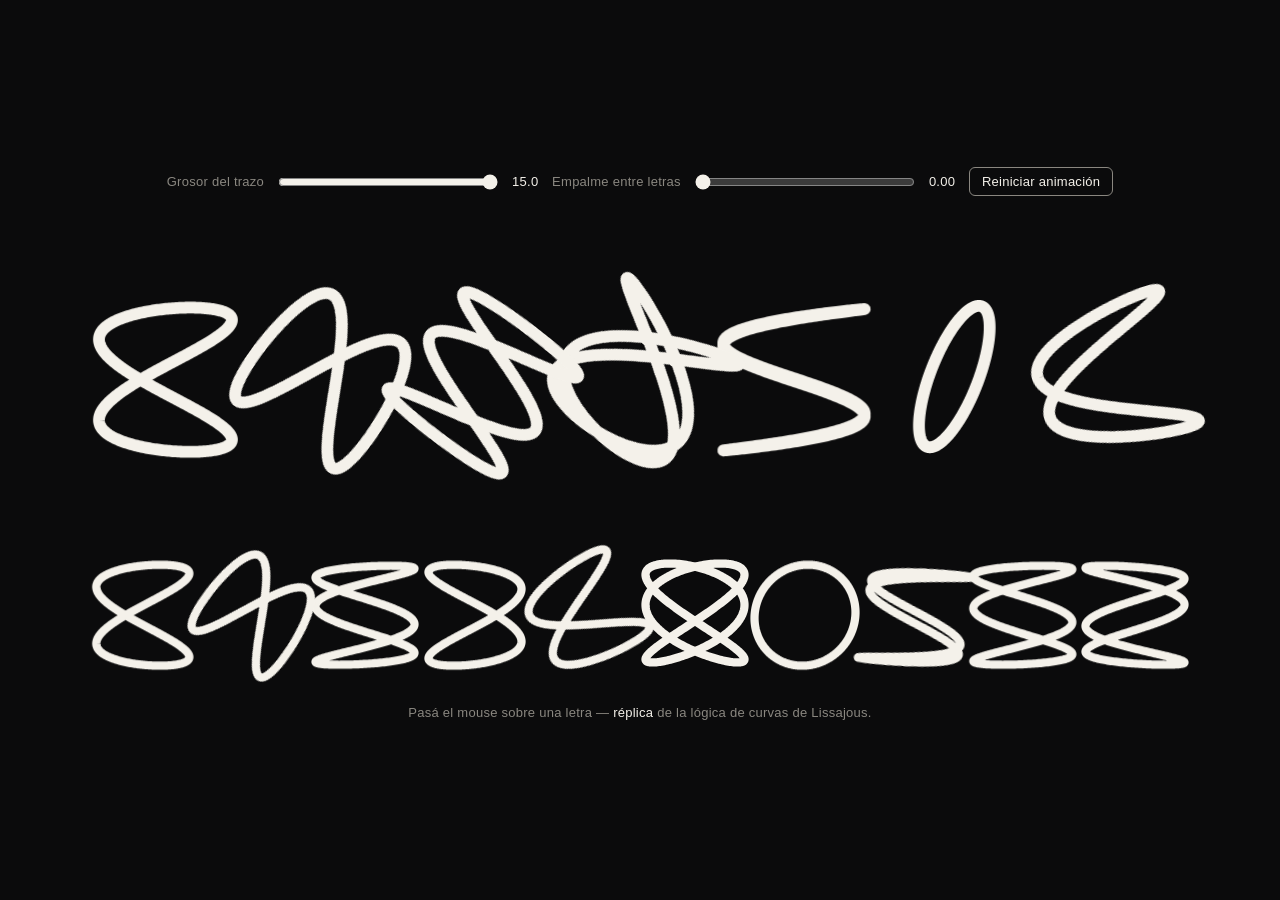
<file: partials/Candela_Cascarones.html>
<!DOCTYPE html>
<html lang="es">
<head>
<meta charset="UTF-8">
<meta name="viewport" content="width=device-width, initial-scale=1.0">
<title>Candela / Cascarón — Réplica</title>
<style>
  :root {
    --bg: #0B0B0C;
    --fg: #F4F1EA;
    --dim: #8A8780;
  }

  * { box-sizing: border-box; }

  html, body {
    margin: 0;
    padding: 0;
    background: var(--bg);
    color: var(--fg);
    height: 100%;
    font-family: -apple-system, BlinkMacSystemFont, "Segoe UI", sans-serif;
  }

  body {
    display: flex;
    flex-direction: column;
    align-items: center;
    justify-content: center;
    min-height: 100svh;
    gap: 8vw;
    padding: 6vw;
  }

  .logo-block {
    width: 100%;
    max-width: 1100px;
    display: flex;
    flex-direction: column;
    align-items: center;
    gap: 24px;
  }

  .logo-svg {
    width: 100%;
    height: auto;
    color: var(--fg); /* used by currentColor stroke */
    overflow: visible;
  }

  .letter-outer {
    transition: transform 0.25s ease;
  }

  .caption {
    font-size: 13px;
    letter-spacing: 0.02em;
    color: var(--dim);
    text-align: center;
  }

  .caption b { color: var(--fg); font-weight: 500; }

  .controls {
    display: flex;
    flex-wrap: wrap;
    align-items: center;
    justify-content: center;
    gap: 12px;
    font-size: 13px;
    color: var(--dim);
    letter-spacing: 0.02em;
  }

  .controls label {
    white-space: nowrap;
  }

  .controls input[type="range"] {
    width: 220px;
    accent-color: var(--fg);
  }

  .controls span {
    min-width: 28px;
    color: var(--fg);
    font-variant-numeric: tabular-nums;
  }

  .controls button {
    font-family: inherit;
    font-size: 13px;
    letter-spacing: 0.02em;
    color: var(--fg);
    background: transparent;
    border: 1px solid var(--dim);
    border-radius: 6px;
    padding: 6px 12px;
    cursor: pointer;
    transition: border-color 0.15s ease, color 0.15s ease;
  }

  .controls button:hover {
    border-color: var(--fg);
  }

  @media (prefers-reduced-motion: reduce) {
    /* Handled in JS: intro/hover animations are skipped, static frame shown */
  }
</style>
</head>
<body>

  <div class="controls">
    <label for="stroke-width">Grosor del trazo</label>
    <input type="range" id="stroke-width" min="0.5" max="15" step="0.1" value="15">
    <span id="stroke-width-value">15.0</span>

    <label for="letter-overlap">Empalme entre letras</label>
    <input type="range" id="letter-overlap" min="0.00" max="2" step="0.05" value="0.00"> 
    <span id="letter-overlap-value">0.00</span>

    <button id="restart-btn" type="button">Reiniciar animación</button>
  </div>

  <div class="logo-block">
    <svg id="logo-candela" class="logo-svg" viewBox="0 0 977 200" fill="none" xmlns="http://www.w3.org/2000/svg" role="img" aria-label="Candela" focusable="false"></svg>
  </div>

  <div class="logo-block">
    <svg id="logo-cascaron" class="logo-svg" viewBox="0 0 977 200" fill="none" xmlns="http://www.w3.org/2000/svg" role="img" aria-label="Cascarones" focusable="false"></svg>
    <p class="caption">Pasá el mouse sobre una letra — <b>réplica</b> de la lógica de curvas de Lissajous.</p>
  </div>

<script>
(() => {
  "use strict";

  // ---------------------------------------------------------------------
  // Motor genérico de curvas de Lissajous, reutilizado para cada palabra.
  // Cada llamada a buildLissajousLogo() es independiente: crea su propio
  // requestAnimationFrame loop y listeners, sin pisar al otro logo.
  // ---------------------------------------------------------------------

  const EASINGS = {
    linear: t => t,
    easeIn: t => t * t,
    easeOut: t => 1 - (1 - t) * (1 - t),
    easeInOut: t => (t < 0.5 ? 2 * t * t : 1 - Math.pow(-2 * t + 2, 2) / 2),
    easeOutQuart: t => 1 - Math.pow(1 - t, 4),
  };

  function progress(cfg, index, elapsed) {
    const t = (elapsed - ((cfg.delay || 0) + index * (cfg.stagger || 0))) / cfg.duration;
    const clamped = t <= 0 ? 0 : t >= 1 ? 1 : t;
    return EASINGS[cfg.easing](clamped);
  }

  function lissajousPath(a, b, phase, resolution, w, h, scaleX = 1, scaleY = 1) {
    const rx = (0.9 * w / 2) * scaleX;
    const ry = (0.9 * h / 2) * scaleY;
    const cx = w / 2;
    const cy = h / 2;
    const pts = [];
    for (let i = 0; i <= resolution; i++) {
      const n = (i / resolution) * Math.PI * 2;
      const x = cx + rx * Math.sin(a * n + phase);
      const y = cy + ry * Math.sin(b * n);
      pts.push(`${i === 0 ? "M" : "L"}${x.toFixed(2)},${y.toFixed(2)}`);
    }
    return pts.join(" ");
  }

  const HOVER_DEFAULT = { phase: { amount: 0.3 * Math.PI, duration: 4, stagger: 0.4, easing: "easeOutQuart" } };
  const CELL_SIZE = 200;
  const GAP = 8;
  const RESOLUTION = 500;

  function buildLissajousLogo(svgId, LETTERS) {
    const svg = document.getElementById(svgId);
    const prefersReduced = window.matchMedia("(prefers-reduced-motion: reduce)").matches;

    // Layout — position each letter cell along the x axis
    let cursor = 0;
    const layout = LETTERS.map((letter, i) => {
      const width = letter.width || CELL_SIZE;
      const gapBefore = i === 0 ? 0 : (letter.gapBefore ?? GAP);
      cursor += gapBefore;
      const x = cursor;
      cursor += width;
      const rot = (letter.rotation * Math.PI) / 180;
      const autoScale = 1 / (Math.abs(Math.sin(rot)) + Math.abs(Math.cos(rot)));
      return {
        x,
        width,
        scaleX: letter.scaleX ?? autoScale,
        scaleY: letter.scaleY ?? autoScale,
      };
    });
    const totalWidth = layout.length ? layout[layout.length - 1].x + layout[layout.length - 1].width : 0;
    const maxHeight = layout.reduce((m, c) => Math.max(m, c.width), CELL_SIZE);

    svg.setAttribute("viewBox", `0 0 ${totalWidth} ${maxHeight}`);

    const SVG_NS = "http://www.w3.org/2000/svg";
    const groups = [];

    LETTERS.forEach((letter, i) => {
      const cell = layout[i];
      const offsetX = letter.offsetX || 0;
      const offsetY = letter.offsetY || 0;
      const cellCenterOffset = (maxHeight - cell.width) / 2;

      const outer = document.createElementNS(SVG_NS, "g");
      outer.setAttribute("class", "letter-outer");
      outer.style.transform = `translate(${cell.x + offsetX}px, ${cellCenterOffset + offsetY}px)`;

      const inner = document.createElementNS(SVG_NS, "g");
      inner.style.transformOrigin = `${cell.width / 2}px ${cell.width / 2}px`;
      inner.style.transform = `rotate(${letter.rotation}deg)`;
      inner.style.willChange = "transform";
      inner.style.cursor = "pointer";

      const hitRect = document.createElementNS(SVG_NS, "rect");
      hitRect.setAttribute("width", cell.width);
      hitRect.setAttribute("height", cell.width);
      hitRect.setAttribute("fill", "transparent");
      hitRect.setAttribute("pointer-events", "all");

      const path = document.createElementNS(SVG_NS, "path");
      path.setAttribute("stroke", letter.stroke);
      path.setAttribute("stroke-linecap", "round");
      path.setAttribute("stroke-linejoin", "round");
      path.setAttribute("fill", "none");
      path.setAttribute("stroke-width", "2");

      inner.appendChild(hitRect);
      inner.appendChild(path);
      outer.appendChild(inner);
      svg.appendChild(outer);

      // reverse order like the original (`.reverse()`) so earlier letters
      // render on top for overlapping strokes — append in reverse via prepend
      svg.insertBefore(outer, svg.firstChild);

      groups.push({
        outer, inner, path, letter, cell,
        hoverState: { active: false, since: null, phaseVal: 0, rotVal: 0 },
      });
    });

    let startTime = performance.now();

    function render(now) {
      const elapsed = (now - startTime) / 1000;

      groups.forEach((grp, i) => {
        const { letter, cell, path, inner, hoverState } = grp;
        const introPhase = letter.intro?.phase;
        const introRot = letter.intro?.rotation;

        let phaseOffset = 0;
        let rotOffset = 0;

        if (!prefersReduced) {
          if (introPhase) {
            const p = progress(introPhase, i, elapsed);
            phaseOffset = (p - 1) * introPhase.amount;
          }
          if (introRot) {
            const p = progress(introRot, i, elapsed);
            rotOffset = (p - 1) * introRot.amount;
          }
        }

        if (!prefersReduced && hoverState.since !== null) {
          const hoverPhase = letter.hover?.phase ?? HOVER_DEFAULT.phase;
          const hoverRot = letter.hover?.rotation ?? HOVER_DEFAULT.rotation;
          const target = hoverState.active ? 1 : 0;
          const dt = elapsed - hoverState.since;

          if (hoverPhase) {
            const t = progress({ ...hoverPhase, delay: 0 }, 0, dt);
            hoverState.phaseVal = hoverState.phaseVal + (target - hoverState.phaseVal) * t;
            phaseOffset += hoverState.phaseVal * hoverPhase.amount;
          }
          if (hoverRot) {
            const t = progress({ ...hoverRot, delay: 0 }, 0, dt);
            hoverState.rotVal = hoverState.rotVal + (target - hoverState.rotVal) * t;
            rotOffset += hoverState.rotVal * hoverRot.amount;
          }
        }

        const d = lissajousPath(
          letter.a, letter.b, letter.delta + phaseOffset, RESOLUTION,
          cell.width, cell.width, cell.scaleX, cell.scaleY
        );
        path.setAttribute("d", d);
        inner.style.transform = `rotate(${letter.rotation + rotOffset}deg)`;
      });

      requestAnimationFrame(render);
    }
    requestAnimationFrame(render);

    groups.forEach(grp => {
      const enter = () => {
        grp.hoverState.active = true;
        grp.hoverState.since = (performance.now() - startTime) / 1000;
      };
      const leave = () => {
        grp.hoverState.active = false;
        grp.hoverState.since = (performance.now() - startTime) / 1000;
      };
      grp.inner.addEventListener("pointerenter", enter);
      grp.inner.addEventListener("pointerleave", leave);
    });

    function restart() {
      startTime = performance.now();
      groups.forEach(grp => {
        grp.hoverState.active = false;
        grp.hoverState.since = null;
        grp.hoverState.phaseVal = 0;
        grp.hoverState.rotVal = 0;
      });
    }

    // -----------------------------------------------------------------
    // Empalme entre letras — recalcula solo la posición X de cada celda
    // usando gapBefore * factor (factor=1 reproduce el layout original;
    // 0 junta las celdas sin superponerlas; >1 exagera el empalme).
    // -----------------------------------------------------------------
    function setOverlap(factor) {
      let cursor = 0;
      groups.forEach((grp, i) => {
        const { letter, cell } = grp;
        const gapBefore = i === 0 ? 0 : (letter.gapBefore ?? GAP) * factor;
        cursor += gapBefore;
        const x = cursor;
        cursor += cell.width;

        const offsetX = letter.offsetX || 0;
        const offsetY = letter.offsetY || 0;
        const cellCenterOffset = (maxHeight - cell.width) / 2;
        grp.outer.style.transform = `translate(${x + offsetX}px, ${cellCenterOffset + offsetY}px)`;
      });
      svg.setAttribute("viewBox", `0 0 ${cursor} ${maxHeight}`);
    }

    return { groups, restart, setOverlap };
  }

  // ---------------------------------------------------------------------
  // Definiciones de letras — "candela"
  // ---------------------------------------------------------------------
  const LETTERS_CANDELA = [
    // c — reusada tal cual de "compile" (2:1, k=1)
    { a: 2, b: 1, delta: Math.PI / 0.3, rotation: 0, scaleX: 0.94, offsetY: 4, scaleY: 1.02, offsetX: -4,
      stroke: "currentColor",
      intro: { phase: { amount: Math.PI, duration: 1.8, delay: 0, easing: "easeInOut" } } },

    // a — 2:1, delta=PI/2, rotada -90° → arco abierto hacia abajo (corregido, antes quedaba de cabeza)
    { a: 2, b: 1, delta: Math.PI / 2, rotation: -90, stroke: "currentColor",
      gapBefore: -60,
      intro: {
        phase: { amount: Math.PI, duration: 2, delay: 0.1, easing: "easeInOut" },
        rotation: { amount: -90, duration: 2, delay: 0.1, easing: "easeInOut" }
      } },

    // n — 3:1, k=4 → delta=PI, rotada 90°
    { a: 3, b: 1, delta: Math.PI, rotation: 90, stroke: "currentColor",
      gapBefore: -50, offsetY: 8,
      intro: {
        phase: { amount: Math.PI, duration: 2.2, delay: 0.2, easing: "easeInOut" },
        rotation: { amount: 90, duration: 2.2, delay: 0.2, easing: "easeInOut" }
      } },

    // d — 3:2, delta=3PI/4, rotada 90° → lazo hacia la derecha (corregida, antes parecía alfa hacia abajo)
    { a: 3, b: 2, delta: 3 * Math.PI / 4, rotation: 90, stroke: "currentColor",
      gapBefore: -45,
      intro: {
        phase: { amount: Math.PI, duration: 2, delay: 0.3, easing: "easeInOut" },
        rotation: { amount: 90, duration: 2, delay: 0.3, easing: "easeInOut" }
      } },

    // e — parámetros correctos tomados de "compile" (3:1, delta=PI/2) — antes tenía los de la "i"
    { a: 3, b: 1, delta: Math.PI / 2, rotation: 0, stroke: "currentColor",
      gapBefore: -104, offsetY: 4, offsetX: -4,
      intro: { phase: { amount: Math.PI, duration: 1.6, delay: 0.4, easing: "easeInOut" } } },

    // l — 1:1, delta=0 → diagonal "\" de esquina sup. izq. a inf. derecha
    { a: 1, b: 1, delta: 0, rotation: 0, stroke: "currentColor",
      gapBefore: -70, scaleX: 0.5, scaleY: 1,
      intro: { phase: { amount: Math.PI, duration: 2, delay: 0.5, easing: "easeInOut" } } },

    // a — segunda ocurrencia, MISMOS parámetros que la primera "a" (corregida)
    { a: 2, b: 1, delta: Math.PI / 2, rotation: -90, stroke: "currentColor",
      gapBefore: -60,
      intro: {
        phase: { amount: Math.PI, duration: 2, delay: 0.6, easing: "easeInOut" },
        rotation: { amount: -90, duration: 2, delay: 0.6, easing: "easeInOut" }
      } },
  ];

  // ---------------------------------------------------------------------
  // Definiciones de letras — "cascarón"
  // ---------------------------------------------------------------------
  const LETTERS_CASCARON = [
    // c — 2:1, k=1 (reusada tal cual de "compile"/"candela")
    { a: 2, b: 1, delta: Math.PI / 0.3, rotation: 0, scaleX: 0.94, offsetY: 4, scaleY: 1.02, offsetX: -4,
      stroke: "currentColor",
      intro: { phase: { amount: Math.PI, duration: 1.8, delay: 0, easing: "easeInOut" } } },

    // a — 2:1, delta=PI/2, rotada -90° → arco abierto hacia abajo (igual que candela, corregido)
    { a: 2, b: 1, delta: Math.PI / 2, rotation: -90, stroke: "currentColor",
      gapBefore: -60,
      intro: {
        phase: { amount: Math.PI, duration: 2, delay: 0.1, easing: "easeInOut" },
        rotation: { amount: -90, duration: 2, delay: 0.1, easing: "easeInOut" }
      } },

    // s — 3:1, k=1 → delta=PI/4, sin rotación
    { a: 3, b: 1, delta: Math.PI / 4, rotation: 0, stroke: "currentColor",
      gapBefore: -50, offsetY: 4,
      intro: { phase: { amount: Math.PI, duration: 2.2, delay: 0.2, easing: "easeInOut" } } },

    // c — segunda ocurrencia, misma forma que la primera "c"
    { a: 2, b: 1, delta: Math.PI / 0.3, rotation: 0, scaleX: 0.94, offsetY: 4, scaleY: 1.02,
      stroke: "currentColor",
      gapBefore: -50,
      intro: { phase: { amount: Math.PI, duration: 1.8, delay: 0.3, easing: "easeInOut" } } },

    // a — segunda ocurrencia, MISMOS parámetros que la primera "a" (corregida)
    { a: 2, b: 1, delta: Math.PI / 2, rotation: -90, stroke: "currentColor",
      gapBefore: -60,
      intro: {
        phase: { amount: Math.PI, duration: 2, delay: 0.4, easing: "easeInOut" },
        rotation: { amount: -90, duration: 2, delay: 0.4, easing: "easeInOut" }
      } },

    // r — 3:2, delta=2PI/3 → doble lazo superior + punta inferior (nueva forma, referencia "k=5")
    { a: 3, b: 2, delta: 2 * Math.PI / 3, rotation: 0, stroke: "currentColor",
      gapBefore: -70,
      intro: { phase: { amount: Math.PI, duration: 2, delay: 0.5, easing: "easeInOut" } } },

    // o — parámetros correctos tomados de "compile" (1:1, delta=PI/0.3003) — antes era un círculo simple
    { a: 1, b: 1, delta: Math.PI / 0.3003, rotation: 0, stroke: "currentColor",
      gapBefore: -20, scaleX: 1.02, scaleY: 1.02, offsetY: 4,
      intro: { phase: { amount: Math.PI, duration: 2, delay: 0.6, easing: "easeInOut" } } },

    // n — 3:1, k=4 → delta=PI, rotada 90° (igual que la "n" de candela)
    { a: 3, b: 1, delta: Math.PI, rotation: 90, stroke: "currentColor",
      gapBefore: -50, offsetY: 8,
      intro: {
        phase: { amount: Math.PI, duration: 2.2, delay: 0.7, easing: "easeInOut" },
        rotation: { amount: 90, duration: 2.2, delay: 0.7, easing: "easeInOut" }
      } },

    // e — misma forma que la "e" de candela (3:1, delta=PI/2)
    { a: 3, b: 1, delta: Math.PI / 2, rotation: 0, stroke: "currentColor",
      gapBefore: -50, offsetY: 4, offsetX: -4,
      intro: { phase: { amount: Math.PI, duration: 1.6, delay: 0.8, easing: "easeInOut" } } },

    // s — segunda ocurrencia, misma forma que la primera "s" de cascarón
    { a: 3, b: 1, delta: Math.PI / 4, rotation: 0, stroke: "currentColor",
      gapBefore: -50, offsetY: 4,
      intro: { phase: { amount: Math.PI, duration: 2.2, delay: 0.9, easing: "easeInOut" } } },
  ];

  const candela = buildLissajousLogo("logo-candela", LETTERS_CANDELA);
  const cascaron = buildLissajousLogo("logo-cascaron", LETTERS_CASCARON);

  // ---------------------------------------------------------------------
  // Control de grosor — un slider afecta el stroke-width de ambos logos
  // ---------------------------------------------------------------------
  const allPaths = [...candela.groups, ...cascaron.groups].map(g => g.path);
  const slider = document.getElementById("stroke-width");
  const sliderValue = document.getElementById("stroke-width-value");

  function applyStrokeWidth(width) {
    allPaths.forEach(path => path.setAttribute("stroke-width", width));
    sliderValue.textContent = Number(width).toFixed(1);
  }

  applyStrokeWidth(slider.value);
  slider.addEventListener("input", () => applyStrokeWidth(slider.value));

  // ---------------------------------------------------------------------
  // Control de empalme — un slider afecta cuánto se superponen las letras
  // ---------------------------------------------------------------------
const overlapSlider = document.getElementById("letter-overlap");
const overlapValue = document.getElementById("letter-overlap-value");

function applyOverlap(factor) {
  candela.setOverlap(factor);
  cascaron.setOverlap(factor);
  overlapValue.textContent = Number(factor).toFixed(2);
}

applyOverlap(overlapSlider.value);

overlapSlider.addEventListener("input", () => applyOverlap(overlapSlider.value));
  // ---------------------------------------------------------------------
  // Botón de reinicio — vuelve a correr la animación de intro de ambos logos
  // ---------------------------------------------------------------------
  const restartBtn = document.getElementById("restart-btn");
  restartBtn.addEventListener("click", () => {
    candela.restart();
    cascaron.restart();
  });
})();
</script>

</body>
</html>
</file>
